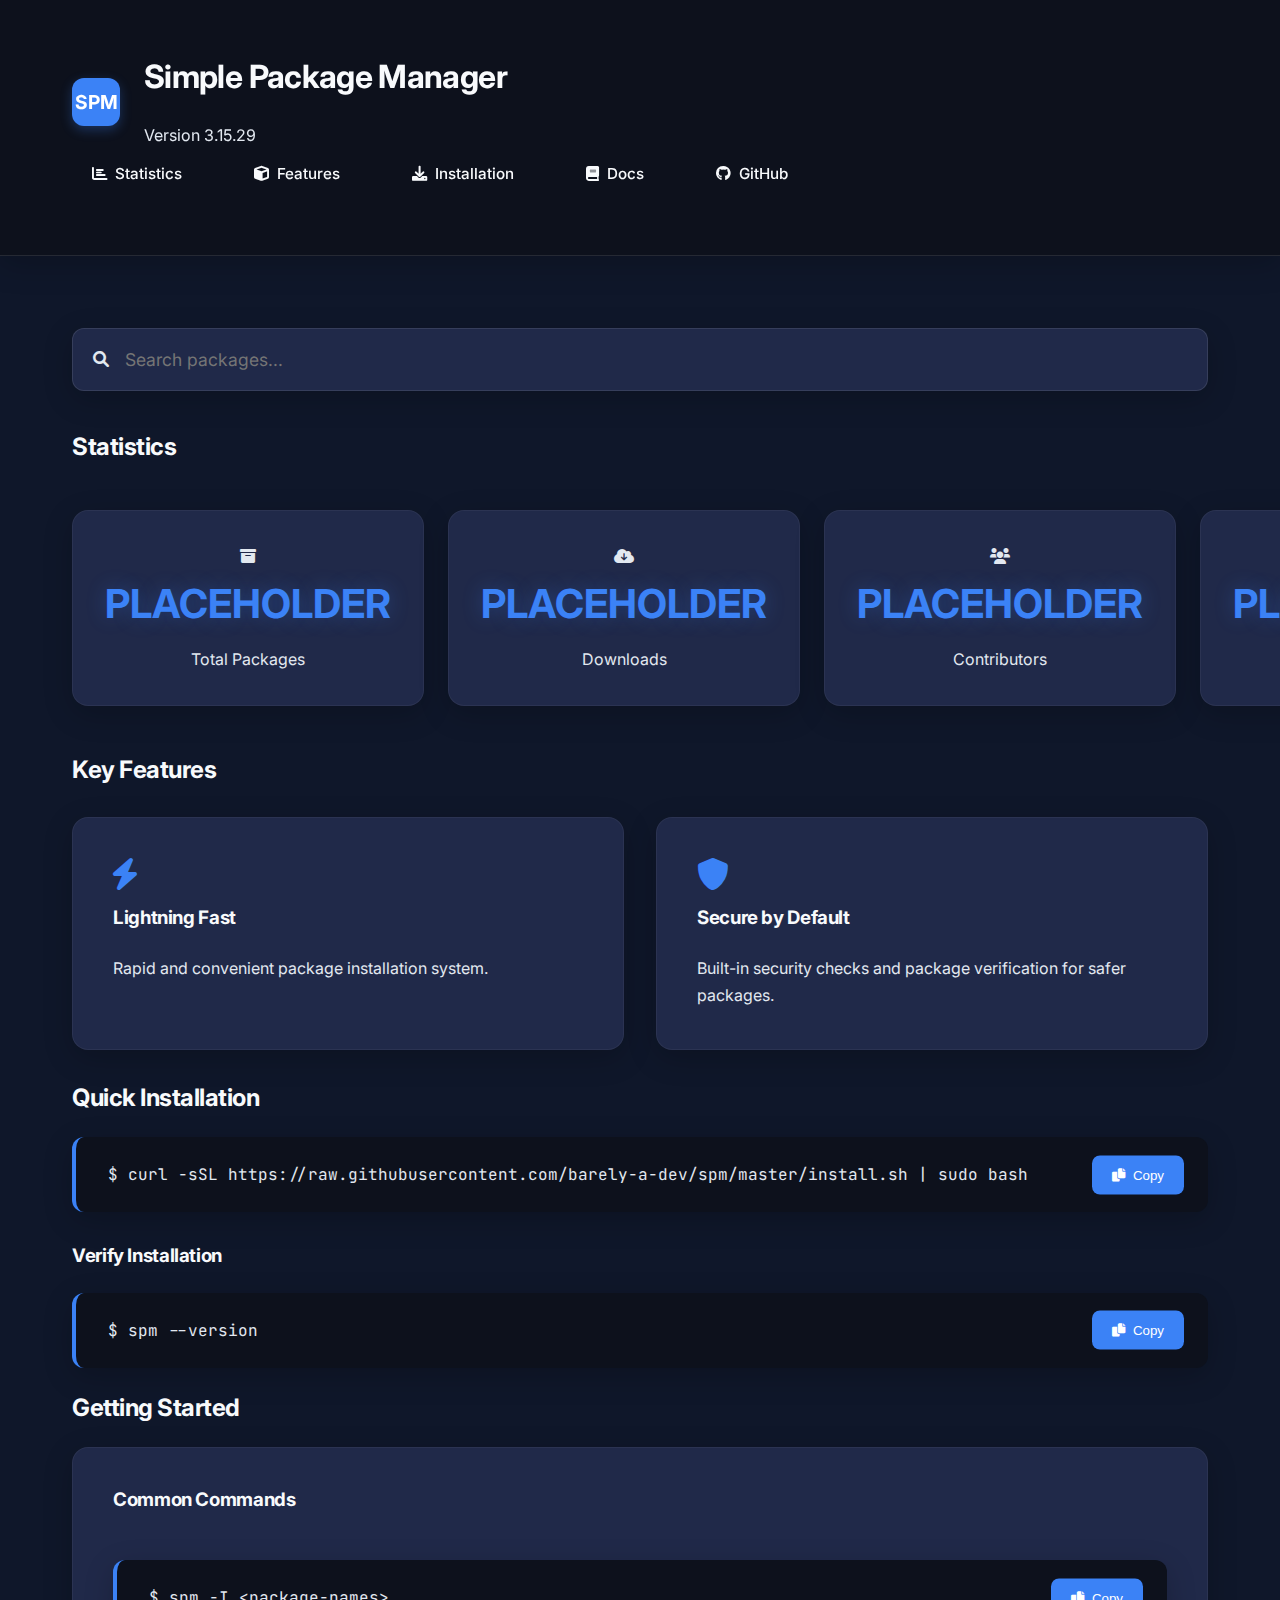
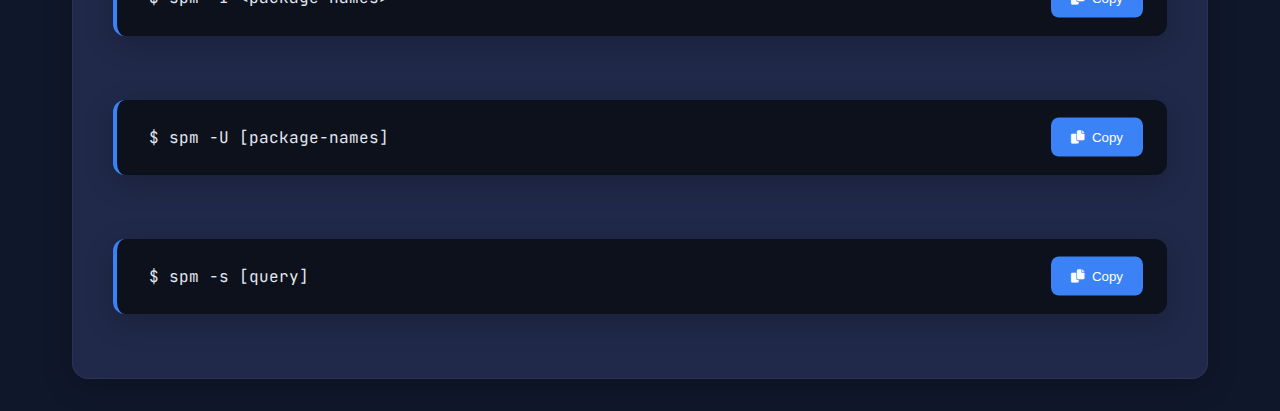
<file: website/index.html>
<!DOCTYPE html>
<html lang="en">

<head>
    <meta charset="UTF-8">
    <meta name="viewport" content="width=device-width, initial-scale=1.0">
    <meta name="description" content="SPM - A powerful yet lightweight package manager for modern development">
    <meta name="keywords" content="package manager, SPM, software management, development tools">
    <title>SPM - Simple Package Manager</title>
    <link rel="stylesheet" href="https://cdnjs.cloudflare.com/ajax/libs/font-awesome/6.0.0/css/all.min.css">
    <link rel="preconnect" href="https://fonts.googleapis.com">
    <link rel="preconnect" href="https://fonts.gstatic.com" crossorigin>
    <link
        href="https://fonts.googleapis.com/css2?family=JetBrains+Mono:wght@400;700&family=Inter:wght@400;500;700&display=swap"
        rel="stylesheet">
    <link href="style.css" rel="stylesheet">
</head>

<body>
    <header>
        <div class="container header-content">
            <div class="logo-container">
                <div class="logo">SPM</div>
                <div>
                    <h1>Simple Package Manager</h1>
                    <span class="version">Version 3.15.29</span>
                </div>
            </div>
            <nav>
                <a href="#statistics"><i class="fas fa-chart-bar"></i> Statistics</a>
                <a href="#features"><i class="fas fa-cube"></i> Features</a>
                <a href="#installation"><i class="fas fa-download"></i> Installation</a>
                <a href="#documentation"><i class="fas fa-book"></i> Docs</a>
                <a href="https://github.com/barely-a-dev/spm"><i class="fab fa-github"></i> GitHub</a>
            </nav>
        </div>
    </header>
    <main class="container">
        <div class="search-container" style="position: relative;">
            <div class="search-bar">
                <i class="fas fa-search"></i>
                <input type="text" class="search-input" placeholder="Search packages...">
            </div>
        </div>
        <section id="statistics" class="fade-in">
            <h2>Statistics</h2>
            <div class="statistics">
                <div class="stat-card">
                    <i class="fas fa-archive statistic-icon"></i>
                    <div class="stat-number">PLACEHOLDER</div>
                    <div>Total Packages</div>
                </div>
                <div class="stat-card">
                    <i class="fas fa-cloud-download-alt statistic-icon"></i>
                    <div class="stat-number">PLACEHOLDER</div>
                    <div>Downloads</div>
                </div>
                <div class="stat-card">
                    <i class="fas fa-users statistic-icon"></i>
                    <div class="stat-number">PLACEHOLDER</div>
                    <div>Contributors</div>
                </div>
                <div class="stat-card">
                    <i class="fas fa-user-active statistic-icon"></i>
                    <div class="stat-number">PLACEHOLDER</div>
                    <div>Active Users</div>
                </div>
            </div>
        </section>
        <section id="features" class="fade-in">
            <h2>Key Features</h2>
            <div class="feature-grid"
                style="display: grid; grid-template-columns: repeat(auto-fit, minmax(300px, 1fr)); gap: 2rem; margin: 2rem 0;">
                <div class="feature-card">
                    <i class="fas fa-bolt" style="color: var(--accent); font-size: 2rem; margin-bottom: 1rem;"></i>
                    <h3>Lightning Fast</h3>
                    <p>Rapid and convenient package installation system.</p>
                </div>
                <div class="feature-card">
                    <i class="fas fa-shield-alt"
                        style="color: var(--accent); font-size: 2rem; margin-bottom: 1rem;"></i>
                    <h3>Secure by Default</h3>
                    <p>Built-in security checks and package verification for safer packages.</p>
                </div>
                <!-- <div class="feature-card">
                    <i class="fas fa-code-branch"
                        style="color: var(--accent); font-size: 2rem; margin-bottom: 1rem;"></i>
                    <h3>Smart Dependencies</h3>
                    <p>Intelligent dependency management with automatic conflict resolution.</p>
                </div> -->
            </div>
            <section id="installation" class="fade-in">
                <h2>Quick Installation</h2>
                <div class="cmd">
                    $ curl -sSL https://raw.githubusercontent.com/barely-a-dev/spm/master/install.sh | sudo bash
                    <button class="copy-btn"><i class="fas fa-copy"></i> Copy</button>
                </div>
                <h3 style="margin: 2rem 0 1rem;">Verify Installation</h3>
                <div class="cmd">
                    $ spm --version
                    <button class="copy-btn"><i class="fas fa-copy"></i> Copy</button>
                </div>
            </section>
            <section id="documentation" class="fade-in">
                <h2>Getting Started</h2>
                <div class="feature-card">
                    <h3>Common Commands</h3>
                    <div style="display: grid; gap: 1rem;">
                        <div class="cmd">
                            $ spm -I &lt;package-names&gt;
                            <button class="copy-btn"><i class="fas fa-copy"></i> Copy</button>
                        </div>
                        <div class="cmd">
                            $ spm -U [package-names]
                            <button class="copy-btn"><i class="fas fa-copy"></i> Copy</button>
                        </div>
                        <div class="cmd">
                            $ spm -s [query]
                            <button class="copy-btn"><i class="fas fa-copy"></i> Copy</button>
                        </div>
                    </div>
                </div>
            </section>
        </section>
    </main>
    <!-- <footer class="footer">
        <div class="container">
            <div class="footer-content">
                <div class="footer-section">
                    <h4>About SPM</h4>
                    <ul>
                        <li><a href="#features">Features</a></li>
                        <li><a href="#installation">Installation</a></li>
                        <li><a href="#documentation">Documentation</a></li>
                        <li><a href="/changelog">Changelog</a></li>
                    </ul>
                </div>
                <div class="footer-section">
                    <h4>Resources</h4>
                    <ul>
                        <li><a href="/docs">Documentation</a></li>
                        <li><a href="/tutorials">Tutorials</a></li>
                        <li><a href="/api">API Reference</a></li>
                        <li><a href="/community">Community</a></li>
                    </ul>
                </div>
                <div class="footer-section">
                    <h4>Community</h4>
                    <ul>
                        <li><a href="/discord">Discord</a></li>
                        <li><a href="/forum">Forum</a></li>
                        <li><a href="/blog">Blog</a></li>
                        <li><a href="/contribute">Contribute</a></li>
                    </ul>
                </div>
                <div class="footer-section">
                    <h4>Connect</h4>
                    <ul>
                        <li><a href="/contact">Contact Us</a></li>
                        <li><a href="/support">Support</a></li>
                        <li><a href="/status">Status</a></li>
                    </ul>
                    <div class="social-links">
                        <a href="#"><i class="fab fa-github"></i></a>
                        <a href="#"><i class="fab fa-twitter"></i></a>
                        <a href="#"><i class="fab fa-discord"></i></a>
                    </div>
                </div>
            </div>
            <div class="footer-bottom">
                <p>&copy; 2024 SPM. All rights reserved.</p>
            </div>
        </div>
    </footer> -->   
    <script>
        document.addEventListener('DOMContentLoaded', () => {
            const observer = new IntersectionObserver((entries) => {
                entries.forEach(entry => {
                    if (entry.isIntersecting) {
                        entry.target.classList.add('fade-in');
                    }
                });
            }, { threshold: 0.1 });
            document.querySelectorAll('.feature-card').forEach(card => {
                observer.observe(card);
            });
            document.querySelectorAll('.copy-btn').forEach(btn => {
                btn.addEventListener('click', async () => {
                    const cmdText = btn.parentElement.firstChild.textContent.trim();
                    const command = cmdText.replace(/^\$\s+/, '').trim();
                    try {
                        await navigator.clipboard.writeText(command);
                        btn.innerHTML = '<i class="fas fa-check"></i> Copied!';
                        setTimeout(() => {
                            btn.innerHTML = '<i class="fas fa-copy"></i> Copy';
                        }, 2000);
                    } catch (err) {
                        btn.innerHTML = '<i class="fas fa-times"></i> Failed!';
                        setTimeout(() => {
                            btn.innerHTML = '<i class="fas fa-copy"></i> Copy';
                        }, 2000);
                    }
                });
            });
            const searchInput = document.querySelector('.search-input');
            let searchTimeout = null;
            searchInput.addEventListener('input', async (e) => {
                const query = e.target.value.trim().toLowerCase();
                if (query.length < 2) {
                    const existingResults = document.querySelector('.search-results');
                    if (existingResults) existingResults.remove();
                    return;
                }
                if (searchTimeout) clearTimeout(searchTimeout);
                searchTimeout = setTimeout(async () => {
                    try {
                        const response = await fetch('https://api.github.com/repos/barely-a-dev/spm_repo/contents');
                        const files = await response.json();
                        const packages = new Map();
                        const verFiles = files.filter(file => file.name.endsWith('.ver'));
                        const verVersions = new Map();
                        for (const verFile of verFiles) {
                            const pkgName = verFile.name.replace('.ver', '');
                            const versionResponse = await fetch(verFile.download_url);
                            const version = await versionResponse.text();
                            verVersions.set(pkgName, version.trim());
                        }
                        files.forEach(file => {
                            if (file.name.endsWith('.ver')) return;
                            const match = file.name.match(/^([^&]+)&(.+)$/);
                            if (match) {
                                const [, name, version] = match;
                                if (name.toLowerCase().includes(query)) {
                                    packages.set(name, {
                                        name,
                                        version,
                                        status: verVersions.has(name) ? 'valid' : 'no-ver-file'
                                    });
                                }
                            } else {
                                const name = file.name;
                                if (name.toLowerCase().includes(query)) {
                                    packages.set(name, {
                                        name,
                                        version: 'unknown',
                                        status: 'invalid-format'
                                    });
                                }
                            }
                        });
                        const results = Array.from(packages.values())
                            .sort((a, b) => {
                                if (a.status === 'valid' && b.status !== 'valid') return -1;
                                if (a.status !== 'valid' && b.status === 'valid') return 1;
                                return a.name.localeCompare(b.name);
                            });
                        const resultsContainer = document.createElement('div');
                        resultsContainer.className = 'search-results';
                        resultsContainer.innerHTML = results.map(pkg => `
                            <div class="search-result" style="border-left: 4px solid ${getStatusColor(pkg.status)}">
                                <h4>${pkg.name}</h4>
                                <p>Version: ${pkg.version}</p>
                                ${pkg.status !== 'valid' ?
                                `<p style="color: var(--warning);">${getStatusMessage(pkg.status)}</p>` :
                                `<div class="result-buttons">
                                        <button class="result-button download-btn" data-package="${pkg.name}&${pkg.version}">
                                            <i class="fas fa-download"></i> Download Package
                                        </button>
                                        <button class="result-button copy-install-btn" data-package="${pkg.name}">
                                            <i class="fas fa-terminal"></i> Copy Install Command
                                        </button>
                                    </div>`
                            }
                            </div>
                        `).join('');
                        const existingResults = document.querySelector('.search-results');
                        if (existingResults) {
                            existingResults.remove();
                        }
                        searchInput.parentElement.parentElement.appendChild(resultsContainer);
                        resultsContainer.addEventListener('click', async (e) => {
                            const downloadBtn = e.target.closest('.download-btn');
                            const copyInstallBtn = e.target.closest('.copy-install-btn');

                            if (downloadBtn) {
                                const packageFile = downloadBtn.getAttribute('data-package');
                                try {
                                    window.location.href = `https://raw.githubusercontent.com/barely-a-dev/spm_repo/master/${packageFile}`;
                                } catch (error) {
                                    console.error('Download failed:', error);
                                }
                            }

                            if (copyInstallBtn) {
                                const packageName = copyInstallBtn.getAttribute('data-package');
                                try {
                                    await navigator.clipboard.writeText(`spm -I ${packageName}`);
                                    copyInstallBtn.innerHTML = '<i class="fas fa-check"></i> Copied!';
                                    setTimeout(() => {
                                        copyInstallBtn.innerHTML = '<i class="fas fa-terminal"></i> Copy Install Command';
                                    }, 2000);
                                } catch (error) {
                                    console.error('Copy failed:', error);
                                    copyInstallBtn.innerHTML = '<i class="fas fa-times"></i> Failed!';
                                    setTimeout(() => {
                                        copyInstallBtn.innerHTML = '<i class="fas fa-terminal"></i> Copy Install Command';
                                    }, 2000);
                                }
                            }
                        });
                    } catch (error) {
                        console.error('Search failed:', error);
                    }
                }, 300);
            });
            function getStatusColor(status) {
                switch (status) {
                    case 'valid': return 'var(--success)';
                    case 'no-ver-file': return 'var(--warning)';
                    case 'invalid-format': return 'var(--error)';
                    default: return 'var(--text)';
                }
            }
            function getStatusMessage(status) {
                switch (status) {
                    case 'no-ver-file': return 'Missing version file';
                    case 'invalid-format': return 'Invalid package format';
                    default: return '';
                }
            }
        });
        document.addEventListener('DOMContentLoaded', async () => {
            async function fetchStats() {
                try {
                    const response = await fetch('https://api.github.com/repos/barely-a-dev/spm_repo/contents');
                    const data = await response.json();
                    const totalPackages = data.filter(file => file.name.endsWith('.ver')).length;
                    document.querySelectorAll('.stat-number').forEach(async (stat, index) => {
                        switch (index) {
                            case 0: stat.textContent = totalPackages;
                                break;
                            case 1: stat.textContent = await getGithubDownloadCount("barely-a-dev/spm");
                                break;
                            case 2: stat.textContent = '1';
                                break;
                            case 3: fetch('/api/active-users').then(res => res.json())
                                .then(data => stat.textContent = data.count)
                                .catch(() => stat.textContent = 'Coming Soon');
                                break;
                        }
                    });
                } catch (error) {
                    console.error('Failed to fetch statistics:', error);
                }
            }
            async function getGithubDownloadCount(repo) {
                try {
                    const response = await fetch(`https://api.github.com/repos/${repo}/releases`, {
                        headers: {
                            'User-Agent': 'SPM-Site'
                        }
                    });

                    if (!response.ok) {
                        throw new Error(`HTTP error! status: ${response.status}`);
                    }

                    const data = await response.json();

                    const totalDownloads = data
                        .flatMap(release => release.assets || [])
                        .reduce((sum, asset) => sum + (asset.download_count || 0), 0);

                    return totalDownloads;
                } catch (error) {
                    throw error;
                }
            }
            fetchStats();
        });
    </script>
</body>

</html>
</file>
<file: website/style.css>
:root {
    --primary: #0f172a;
    --primary-light: rgb(32, 41, 73);
    --primary-dark: rgb(13, 17, 28);
    --secondary: rgb(38, 53, 54);
    --text: #e2e8f0;
    --text-light: #f8fafc;
    --accent: #3b82f6;
    --accent-light: #60a5fa;
    --accent-dark: #2563eb;
    --success: rgb(20, 197, 94);
    --warning: #eab308;
    --error: #ef4444;
    --gradient-primary: linear-gradient(135deg, var(--primary-light), var(--primary-dark));
    --box-shadow: 0 8px 30px rgba(0, 0, 0, 0.2);
    --transition-speed: 0.3s;
}

/* Base Styles */
* {
    box-sizing: border-box;
    margin: 0;
    padding: 0;
}

html {
    scroll-behavior: smooth;
    font-size: 16px;
}

body {
    font-family: 'Inter', sans-serif;
    line-height: 1.7;
    background: var(--primary);
    color: var(--text);
    overflow-x: hidden;
}

/* Typography */
h1,
h2,
h3,
h4,
h5,
h6 {
    color: var(--text-light);
    font-weight: 700;
    line-height: 1.3;
    margin-bottom: 1.5rem;
    letter-spacing: -0.02em;
}

/* Layout */
.container {
    max-width: 1200px;
    margin: 0 auto;
    padding: 2rem;
    position: relative;
}

/* Header */
header {
    background: var(--primary-dark);
    padding: 1.5rem 0;
    position: sticky;
    top: 0;
    z-index: 1000;
    box-shadow: var(--box-shadow);
    backdrop-filter: blur(10px);
    border-bottom: 1px solid rgba(255, 255, 255, 0.1);
}

.logo-container {
    display: flex;
    align-items: center;
    gap: 1.5rem;
}

.logo {
    width: 48px;
    height: 48px;
    background: var(--accent);
    border-radius: 12px;
    display: flex;
    align-items: center;
    justify-content: center;
    font-weight: bold;
    color: white;
    font-size: 1.2rem;
    box-shadow: 0 4px 12px rgba(59, 130, 246, 0.3);
    transition: transform var(--transition-speed);
}

.logo:hover {
    transform: scale(1.05);
}

/* Navigation */
nav {
    display: flex;
    gap: 2rem;
    align-items: center;
}

nav a {
    color: var(--text-light);
    text-decoration: none;
    padding: 0.75rem 1.25rem;
    border-radius: 8px;
    transition: all var(--transition-speed);
    font-weight: 500;
    display: flex;
    align-items: center;
    gap: 0.5rem;
    font-size: 0.95rem;
}

nav a:hover {
    background: rgba(255, 255, 255, 0.1);
    transform: translateY(-2px);
}

/* Search Bar */
.search-bar {
    background: var(--primary-light);
    padding: 1.25rem;
    border-radius: 12px;
    display: flex;
    align-items: center;
    gap: 1rem;
    margin: 2.5rem 0;
    box-shadow: var(--box-shadow);
    border: 1px solid rgba(255, 255, 255, 0.1);
    transition: all var(--transition-speed);
}

.search-bar:focus-within {
    border-color: var(--accent);
    transform: translateY(-2px);
}

.search-input {
    background: transparent;
    border: none;
    color: var(--text);
    flex: 1;
    font-size: 1.1rem;
    outline: none;
    font-family: 'Inter', sans-serif;
}

/* Search results */
.search-results {
    background: var(--primary-light);
    border-radius: 12px;
    margin-top: 0.5rem;
    box-shadow: var(--box-shadow);
    border: 1px solid rgba(255, 255, 255, 0.05);
    overflow: hidden;
}

.search-result {
    padding: 1.5rem;
    border-bottom: 1px solid rgba(255, 255, 255, 0.05);
    cursor: pointer;
    transition: background var(--transition-speed);
}

.search-result:hover {
    background: var(--primary);
}

.result-buttons {
    display: flex;
    gap: 1rem;
    margin-top: 1rem;
}

.result-button {
    background: var(--accent);
    color: white;
    border: none;
    padding: 0.5rem 1rem;
    border-radius: 6px;
    cursor: pointer;
    transition: all var(--transition-speed);
    display: flex;
    align-items: center;
    gap: 0.5rem;
    font-family: 'Inter', sans-serif;
    font-size: 0.9rem;
    font-weight: 500;
}

.result-button:hover {
    background: var(--accent-light);
    transform: translateY(-2px) scale(1.08);
}

/* Topbar scroll fixes */

section[id] {
    scroll-margin-top: 275px;
}

.header-content {
    display: flex;
    justify-content: space-between;
    align-items: center;
    flex-wrap: wrap;
}

/* Statistics */
.statistics {
    display: grid;
    grid-template-columns: repeat(4, 1fr);
    gap: 1.5rem;
    margin: 3rem 0;
}

.stat-card {
    background: var(--primary-light);
    padding: 2rem;
    border-radius: 16px;
    text-align: center;
    box-shadow: var(--box-shadow);
    border: 1px solid rgba(255, 255, 255, 0.05);
    transition: all var(--transition-speed);
}

.stat-card:hover {
    transform: translateY(-5px);
    background: var(--primary-dark);
}

.stat-number {
    font-size: 2.5rem;
    color: var(--accent);
    font-weight: 700;
    margin-bottom: 0.5rem;
    text-shadow: 0 0 20px rgba(59, 130, 246, 0.3);
}

/* Feature Cards */
.feature-card {
    background: var(--primary-light);
    padding: 2.5rem;
    border-radius: 16px;
    box-shadow: var(--box-shadow);
    transition: all var(--transition-speed);
    position: relative;
    overflow: hidden;
    border: 1px solid rgba(255, 255, 255, 0.05);
}

.feature-card:hover {
    transform: translateY(-5px);
    background: var(--primary-dark);
}

/* Command Line */
.cmd {
    background: var(--primary-dark);
    padding: 1.5rem 2rem;
    border-radius: 12px;
    position: relative;
    font-family: 'JetBrains Mono', monospace;
    border-left: 4px solid var(--accent);
    margin: 1.5rem 0;
    box-shadow: var(--box-shadow);
}

.copy-btn {
    position: absolute;
    right: 1.5rem;
    top: 50%;
    transform: translateY(-50%);
    background: var(--accent);
    color: white;
    border: none;
    padding: 0.75rem 1.25rem;
    border-radius: 8px;
    cursor: pointer;
    transition: all var(--transition-speed);
    display: flex;
    align-items: center;
    gap: 0.5rem;
    font-weight: 500;
}

.copy-btn:hover {
    background: var(--accent-light);
    transform: translateY(-50%) scale(1.05);
}

/* Footer Styles */
.footer {
    background: var(--primary-dark);
    padding: 4rem 0 2rem 0;
    margin-top: 4rem;
    border-top: 1px solid rgba(255, 255, 255, 0.1);
}

.footer-content {
    display: grid;
    grid-template-columns: repeat(4, 1fr);
    gap: 2rem;
    margin-bottom: 3rem;
}

.footer-section h4 {
    color: var(--text-light);
    margin-bottom: 1rem;
    font-size: 1.1rem;
}

.footer-section ul {
    list-style: none;
}

.footer-section ul li {
    margin-bottom: 0.5rem;
}

.footer-section ul li a {
    color: var(--text);
    text-decoration: none;
    transition: all var(--transition-speed);
    font-size: 0.9rem;
    opacity: 0.8;
}

.footer-section ul li a:hover {
    color: var(--accent);
    opacity: 1;
}

.footer-bottom {
    text-align: center;
    padding-top: 2rem;
    border-top: 1px solid rgba(255, 255, 255, 0.1);
    font-size: 0.9rem;
    opacity: 0.8;
}

.social-links {
    display: flex;
    gap: 1rem;
    margin-top: 1rem;
}

.social-links a {
    color: var(--text);
    font-size: 1.2rem;
    transition: all var(--transition-speed);
}

.social-links a:hover {
    color: var(--accent);
    transform: translateY(-2px);
}

@media (max-width: 768px) {
    .footer-content {
        grid-template-columns: repeat(2, 1fr);
    }
}

@media (max-width: 480px) {
    .footer-content {
        grid-template-columns: 1fr;
    }
}

/* Animations */
@keyframes fadeIn {
    from {
        opacity: 0;
        transform: translateY(20px);
    }

    to {
        opacity: 1;
        transform: translateY(0);
    }
}

.fade-in {
    animation: fadeIn 0.6s ease-out forwards;
}

/* Responsive Design */
@media (max-width: 1024px) {
    .statistics {
        grid-template-columns: repeat(2, 1fr);
    }

    .container {
        padding: 1.5rem;
    }
}

@media (max-width: 768px) {
    .header-content {
        flex-direction: column;
        gap: 1.5rem;
    }

    nav {
        flex-wrap: wrap;
        justify-content: center;
    }

    .statistics {
        grid-template-columns: 1fr;
    }

    .feature-card:hover {
        transform: none;
    }
}
</file>
